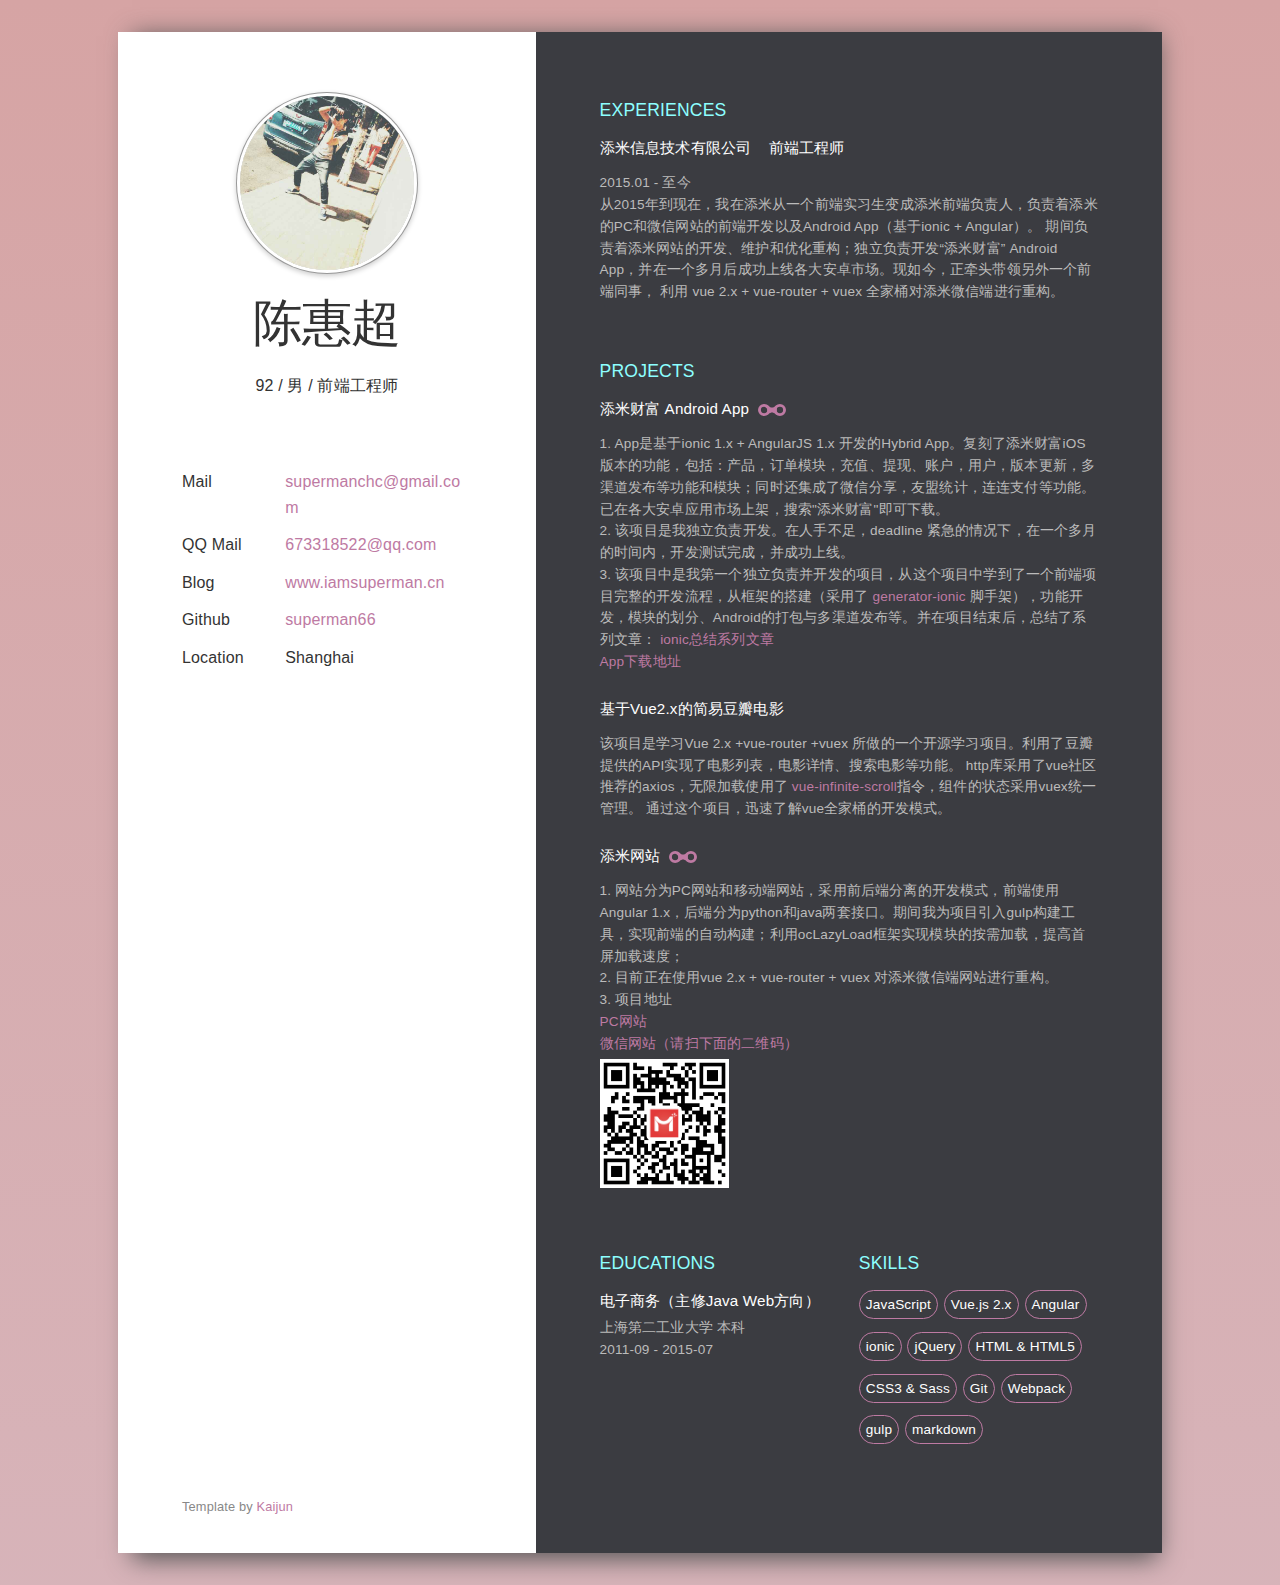
<file: index.htm>
<!DOCTYPE html>
<!-- saved from url=(0033)http://kaijun.rocks/cv-generator/ -->
<html
    class=" js flexbox flexboxlegacy canvas canvastext webgl no-touch geolocation postmessage websqldatabase indexeddb hashchange history draganddrop websockets rgba hsla multiplebgs backgroundsize borderimage borderradius boxshadow textshadow opacity cssanimations csscolumns cssgradients cssreflections csstransforms csstransforms3d csstransitions fontface generatedcontent video audio localstorage sessionstorage webworkers applicationcache svg inlinesvg smil svgclippaths"
    lang="">
<head>
    <meta http-equiv="Content-Type" content="text/html; charset=UTF-8">
    <meta name="description" content="">
    <meta name="viewport" content="width=device-width,initial-scale=1">
    <title>陈惠超 - 简历</title>
    <!-- Place favicon.ico in the root directory -->
    <link rel="stylesheet" href="assets/vendor.css">
    <link rel="stylesheet" href="assets/main.css">
    <script src="assets/modernizr.js"></script>
</head>
<body><!--[if lt IE 10]>
<p class="browserupgrade">You are using an <strong>outdated</strong> browser. Please <a href="http://browsehappy.com/">upgrade
    your browser</a> to improve your experience.</p>
<![endif]-->
<div class="main" style="height: 1255px;">
    <div class="resume">
        <div class="row">
            <div class="left-section column column-40">
                <div class="name"><img src="assets/avatar.jpg" alt="" class="avatar">
                    <h1>陈惠超</h1>
                    <p class="">92 / 男 / 前端工程师
                    </p>
                  </div>
                <div class="contact">
                    <div class="entry row">
                        <div class="column column-33 title">Mail</div>
                        <div class="column column-67"><a href="Mailto:supermanchc@gmail.com" >supermanchc@gmail.com</a></div>
                    </div>
                    <div class="entry row">
                        <div class="column column-33 title">QQ Mail</div>
                        <div class="column column-67"><a href="Mailto:673318522@qq.com" >673318522@qq.com</a></div>
                    </div>
                    <div class="entry row">
                        <div class="column column-33 title">Blog</div>
                        <div class="column column-67"><a href="http://www.iamsuperman.cn"
                                                         target="_blank">www.iamsuperman.cn</a></div>
                    </div>
                    <div class="entry row">
                        <div class="column column-33 title">Github</div>
                        <div class="column column-67"><a href="https://www.github.com/superman66" target="_blank">superman66</a>
                        </div>
                    </div>
                    <div class="entry row">
                        <div class="column column-33 title">Location</div>
                        <div class="column column-67">Shanghai
                        </div>
                    </div>
                </div>
                <div class="social">
                </div>
                <div class="footer">Template by <a href="https://github.com/Kaijun">Kaijun</a>
                </div>
            </div>
            <div class="right-section column column-60">
                <div class="exp-proj section">
                    <div class="title">EXPERIENCES</div>
                    <div class="entry">
                        <div class="row">
                            <div class="column">
                                <div class="primary">添米信息技术有限公司 &nbsp; &nbsp;前端工程师</div>
                                <div class="secondary">2015.01 - 至今</div>
                            </div>
                        </div>
                        <div class="row">
                          <div class="column ">
                              <div class="secondary">
                                从2015年到现在，我在添米从一个前端实习生变成添米前端负责人，负责着添米的PC和微信网站的前端开发以及Android App（基于ionic + Angular）。
                                期间负责着添米网站的开发、维护和优化重构；独立负责开发“添米财富” Android App，并在一个多月后成功上线各大安卓市场。现如今，正牵头带领另外一个前端同事，
                              利用 vue 2.x + vue-router + vuex 全家桶对添米微信端进行重构。
                              </div>
                          </div>
                        </div>
                    </div>
                </div>
                <div class="exp-proj section">
                    <div class="title">PROJECTS</div>
                    <div class="entry">
                        <div class="primary">添米财富 Android App <a href="http://android.myapp.com/myapp/detail.htm?apkName=com.tianmi.android"
                                                             target="_blank"><img class="link-icon"
                                                                                  src="assets/link.svg"></a></div>
                        <div class="secondary" >
                          1. App是基于ionic 1.x + AngularJS 1.x 开发的Hybrid App。复刻了添米财富iOS版本的功能，包括：产品，订单模块，充值、提现、账户，用户，版本更新，多渠道发布等功能和模块；同时还集成了微信分享，友盟统计，连连支付等功能。已在各大安卓应用市场上架，搜索"添米财富"即可下载。
                          <br>
                          2. 该项目是我独立负责开发。在人手不足，deadline 紧急的情况下，在一个多月的时间内，开发测试完成，并成功上线。
                          <br>
                          3. 该项目中是我第一个独立负责并开发的项目，从这个项目中学到了一个前端项目完整的开发流程，从框架的搭建（采用了 <a href="https://github.com/diegonetto/generator-ionic" target="_blank">generator-ionic</a> 脚手架），功能开发，模块的划分、Android的打包与多渠道发布等。并在项目结束后，总结了系列文章：
                          <a href="http://www.iamsuperman.cn/tags/#ionic" target="_blank">ionic总结系列文章</a>

                          <div class="online">
                            <a href="http://android.myapp.com/myapp/detail.htm?apkName=com.tianmi.android"
                                                                 target="_blank">App下载地址</a>
                          </div>
                        </div>
                    </div>
                    <div class="entry">
                        <div class="primary">基于Vue2.x的简易豆瓣电影 <iframe
                            style="margin-left: 2px; margin-bottom:-5px;"
                            frameborder="0" scrolling="0" width="91px" height="20px"
                            src="https://ghbtns.com/github-btn.html?user=superman66&repo=vue2.x-douban&type=star&count=true" >
                        </iframe></div>
                        <div class="secondary" contenteditable="true">
                            该项目是学习Vue 2.x +vue-router +vuex 所做的一个开源学习项目。利用了豆瓣提供的API实现了电影列表，电影详情、搜索电影等功能。
                            http库采用了vue社区推荐的axios，无限加载使用了 <a href="https://github.com/ElemeFE/vue-infinite-scroll">vue-infinite-scroll</a>指令，组件的状态采用vuex统一管理。
                            通过这个项目，迅速了解vue全家桶的开发模式。
                            <br>
                        </div>
                    </div>
                    <div class="entry">
                        <div class="primary">添米网站 <a href="https://www.91tianmi.com/" target="_blank"><img
                            class="link-icon" src="assets/link.svg"></a></div>
                        <div class="secondary" >
                          1. 网站分为PC网站和移动端网站，采用前后端分离的开发模式，前端使用Angular 1.x，后端分为python和java两套接口。期间我为项目引入gulp构建工具，实现前端的自动构建；利用ocLazyLoad框架实现模块的按需加载，提高首屏加载速度；
                          <br>
                          2. 目前正在使用vue 2.x + vue-router + vuex 对添米微信端网站进行重构。
                          <br>
                          3. 项目地址
                          <div class="online">
                            <a href="https://www.91tianmi.com" target="_blank">PC网站</a>
                          </div>
                          <div class="online">
                            <a target="_blank">微信网站（请扫下面的二维码）</a>
                          </div>
                          <img src="./assets/tm-mobile-logo.png" style="width:129px;margin-top:5px"/>
                        </div>
                    </div>
                </div>
                <div class="extra row">
                    <div class="column column-50">
                        <div class="education section">
                            <div class="title">EDUCATIONS</div>
                            <div class="entry">
                                <div class="primary">电子商务（主修Java Web方向）</div>
                                <div class="secondary">上海第二工业大学 本科</div>
                                <div class="secondary">2011-09 - 2015-07</div>
                            </div>
                        </div>
                    </div>
                    <div class="column column-50">
                        <div class="skill section">
                            <div class="title">SKILLS</div>
                            <div class="entry">
                                <div class="secondary">
                                  <ul class="skill-tags">
                                    <li>
                                      <span class="tag">JavaScript</span>
                                    </li>
                                    <li>
                                      <span class="tag">Vue.js 2.x</span>
                                    </li>
                                    <li>
                                      <span class="tag">Angular</span>
                                    </li>
                                    <li>
                                      <span class="tag">ionic</span>
                                    </li>
                                    <li>
                                      <span class="tag">jQuery</span>
                                    </li>
                                    <li>
                                      <span class="tag">HTML & HTML5</span>
                                    </li>

                                    <li>
                                      <span class="tag">CSS3 & Sass</span>
                                    </li>
                                    <li>
                                      <span class="tag">Git</span>
                                    </li>
                                    <li>
                                      <span class="tag">Webpack</span>
                                    </li>
                                    <li>
                                      <span class="tag">gulp</span>
                                    </li>
                                    <li>
                                      <span class="tag">markdown</span>
                                    </li>
                                  </ul>
                                </div>
                            </div>
                        </div>
                    </div>
                </div>
            </div>
        </div>
    </div>
</div>
<script src="assets/main.js"></script>
</body>
</html>
</file>
<file: assets/vendor.css>
/*!
 * Milligram v1.1.0
 * http://milligram.github.io
 *
 * Copyright (c) 2016 CJ Patoilo
 * Licensed under the MIT license
*/html{box-sizing:border-box;font-size:62.5%}body{color:#606c76;font-family:Roboto,Helvetica Neue,Helvetica,Arial,sans-serif;font-size:1.6em;font-weight:300;letter-spacing:.01em;line-height:1.6}*,:after,:before{box-sizing:inherit}blockquote{border-left:.3rem solid #d1d1d1;margin-left:0;margin-right:0;padding:1rem 1.5rem}blockquote :last-child{margin:0}.button,button,input[type=button],input[type=reset],input[type=submit]{background-color:#9b4dca;border:.1rem solid #9b4dca;border-radius:.4rem;color:#fff;cursor:pointer;display:inline-block;font-size:1.1rem;font-weight:700;height:3.8rem;letter-spacing:.1rem;line-height:3.8rem;padding:0 3rem;text-align:center;text-decoration:none;text-transform:uppercase;white-space:nowrap}.button:focus,.button:hover,button:focus,button:hover,input[type=button]:focus,input[type=button]:hover,input[type=reset]:focus,input[type=reset]:hover,input[type=submit]:focus,input[type=submit]:hover{background-color:#606c76;border-color:#606c76;color:#fff;outline:0}.button.button-disabled,.button[disabled],button.button-disabled,button[disabled],input[type=button].button-disabled,input[type=button][disabled],input[type=reset].button-disabled,input[type=reset][disabled],input[type=submit].button-disabled,input[type=submit][disabled]{opacity:.5;cursor:default}.button.button-disabled:focus,.button.button-disabled:hover,.button[disabled]:focus,.button[disabled]:hover,button.button-disabled:focus,button.button-disabled:hover,button[disabled]:focus,button[disabled]:hover,input[type=button].button-disabled:focus,input[type=button].button-disabled:hover,input[type=button][disabled]:focus,input[type=button][disabled]:hover,input[type=reset].button-disabled:focus,input[type=reset].button-disabled:hover,input[type=reset][disabled]:focus,input[type=reset][disabled]:hover,input[type=submit].button-disabled:focus,input[type=submit].button-disabled:hover,input[type=submit][disabled]:focus,input[type=submit][disabled]:hover{background-color:#9b4dca;border-color:#9b4dca}.button.button-outline,button.button-outline,input[type=button].button-outline,input[type=reset].button-outline,input[type=submit].button-outline{color:#9b4dca;background-color:transparent}.button.button-outline:focus,.button.button-outline:hover,button.button-outline:focus,button.button-outline:hover,input[type=button].button-outline:focus,input[type=button].button-outline:hover,input[type=reset].button-outline:focus,input[type=reset].button-outline:hover,input[type=submit].button-outline:focus,input[type=submit].button-outline:hover{color:#606c76;background-color:transparent;border-color:#606c76}.button.button-outline.button-disabled:focus,.button.button-outline.button-disabled:hover,.button.button-outline[disabled]:focus,.button.button-outline[disabled]:hover,button.button-outline.button-disabled:focus,button.button-outline.button-disabled:hover,button.button-outline[disabled]:focus,button.button-outline[disabled]:hover,input[type=button].button-outline.button-disabled:focus,input[type=button].button-outline.button-disabled:hover,input[type=button].button-outline[disabled]:focus,input[type=button].button-outline[disabled]:hover,input[type=reset].button-outline.button-disabled:focus,input[type=reset].button-outline.button-disabled:hover,input[type=reset].button-outline[disabled]:focus,input[type=reset].button-outline[disabled]:hover,input[type=submit].button-outline.button-disabled:focus,input[type=submit].button-outline.button-disabled:hover,input[type=submit].button-outline[disabled]:focus,input[type=submit].button-outline[disabled]:hover{color:#9b4dca;border-color:inherit}.button.button-clear,button.button-clear,input[type=button].button-clear,input[type=reset].button-clear,input[type=submit].button-clear{color:#9b4dca;background-color:transparent;border-color:transparent}.button.button-clear:focus,.button.button-clear:hover,button.button-clear:focus,button.button-clear:hover,input[type=button].button-clear:focus,input[type=button].button-clear:hover,input[type=reset].button-clear:focus,input[type=reset].button-clear:hover,input[type=submit].button-clear:focus,input[type=submit].button-clear:hover{color:#606c76;background-color:transparent;border-color:transparent}.button.button-clear.button-disabled:focus,.button.button-clear.button-disabled:hover,.button.button-clear[disabled]:focus,.button.button-clear[disabled]:hover,button.button-clear.button-disabled:focus,button.button-clear.button-disabled:hover,button.button-clear[disabled]:focus,button.button-clear[disabled]:hover,input[type=button].button-clear.button-disabled:focus,input[type=button].button-clear.button-disabled:hover,input[type=button].button-clear[disabled]:focus,input[type=button].button-clear[disabled]:hover,input[type=reset].button-clear.button-disabled:focus,input[type=reset].button-clear.button-disabled:hover,input[type=reset].button-clear[disabled]:focus,input[type=reset].button-clear[disabled]:hover,input[type=submit].button-clear.button-disabled:focus,input[type=submit].button-clear.button-disabled:hover,input[type=submit].button-clear[disabled]:focus,input[type=submit].button-clear[disabled]:hover{color:#9b4dca}code{border-radius:.4rem;font-size:86%;padding:.2rem .5rem;margin:0 .2rem;white-space:nowrap}code,pre{background:#f4f5f6}pre{border-left:.3rem solid #9b4dca;font-family:Menlo,Consolas,Bitstream Vera Sans Mono,DejaVu Sans Mono,Monaco,monospace}pre>code{background:transparent;border-radius:0;display:block;padding:1rem 1.5rem;white-space:pre}hr{border:0;border-top:.1rem solid #f4f5f6;margin-bottom:3.5rem;margin-top:3rem}input[type=email],input[type=number],input[type=password],input[type=search],input[type=tel],input[type=text],input[type=url],select,textarea{-webkit-appearance:none;-moz-appearance:none;appearance:none;background-color:transparent;border:.1rem solid #d1d1d1;border-radius:.4rem;box-shadow:none;height:3.8rem;padding:.6rem 1rem;width:100%}input[type=email]:focus,input[type=number]:focus,input[type=password]:focus,input[type=search]:focus,input[type=tel]:focus,input[type=text]:focus,input[type=url]:focus,select:focus,textarea:focus{border:.1rem solid #9b4dca;outline:0}select{padding:.6rem 3rem .6rem 1rem;background:url([data-uri]) 100% no-repeat}select:focus{background-image:url([data-uri])}textarea{padding-bottom:.6rem;padding-top:.6rem;min-height:6.5rem}label,legend{font-size:1.6rem;font-weight:700;display:block;margin-bottom:.5rem}fieldset{border-width:0;padding:0}input[type=checkbox],input[type=radio]{display:inline}.label-inline{font-weight:400;display:inline-block;margin-left:.5rem}.container{margin:0 auto;max-width:112rem;padding:0 2rem;position:relative;width:100%}.row{display:flex;flex-direction:column;padding:0;width:100%}.row .row-wrap{flex-wrap:wrap}.row .row-no-padding,.row .row-no-padding>.column{padding:0}.row .row-top{align-items:flex-start}.row .row-bottom{align-items:flex-end}.row .row-center{align-items:center}.row .row-stretch{align-items:stretch}.row .row-baseline{align-items:baseline}.row .column{display:block;flex:1;margin-left:0;max-width:100%;width:100%}.row .column .col-top{align-self:flex-start}.row .column .col-bottom{align-self:flex-end}.row .column .col-center{align-self:center}.row .column.column-offset-10{margin-left:10%}.row .column.column-offset-20{margin-left:20%}.row .column.column-offset-25{margin-left:25%}.row .column.column-offset-33,.row .column.column-offset-34{margin-left:33.3333%}.row .column.column-offset-50{margin-left:50%}.row .column.column-offset-66,.row .column.column-offset-67{margin-left:66.6666%}.row .column.column-offset-75{margin-left:75%}.row .column.column-offset-80{margin-left:80%}.row .column.column-offset-90{margin-left:90%}.row .column.column-10{flex:0 0 10%;max-width:10%}.row .column.column-20{flex:0 0 20%;max-width:20%}.row .column.column-25{flex:0 0 25%;max-width:25%}.row .column.column-33,.row .column.column-34{flex:0 0 33.3333%;max-width:33.3333%}.row .column.column-40{flex:0 0 40%;max-width:40%}.row .column.column-50{flex:0 0 50%;max-width:50%}.row .column.column-60{flex:0 0 60%;max-width:60%}.row .column.column-66,.row .column.column-67{flex:0 0 66.6666%;max-width:66.6666%}.row .column.column-75{flex:0 0 75%;max-width:75%}.row .column.column-80{flex:0 0 80%;max-width:80%}.row .column.column-90{flex:0 0 90%;max-width:90%}@media (min-width:40rem){.row{flex-direction:row;margin-left:-1rem;width:calc(100% + 2rem)}.row .column{margin-bottom:inherit;padding:0 1rem}}a{color:#9b4dca;text-decoration:none}a:hover{color:#606c76}dl,ol,ul{margin-top:0;padding-left:0}dl ol,dl ul,ol ol,ol ul,ul ol,ul ul{font-size:90%;margin:1.5rem 0 1.5rem 3rem}dl{list-style:none}ul{list-style:circle inside}ol{list-style:decimal inside}.button,button,dd,dt,li{margin-bottom:1rem}fieldset,input,select,textarea{margin-bottom:1.5rem}blockquote,dl,figure,form,ol,p,pre,table,ul{margin-bottom:2.5rem}table{width:100%}td,th{border-bottom:.1rem solid #e1e1e1;padding:1.2rem 1.5rem;text-align:left}td:first-child,th:first-child{padding-left:0}td:last-child,th:last-child{padding-right:0}p{margin-top:0}h1,h2,h3,h4,h5,h6{font-weight:300;margin-bottom:2rem;margin-top:0}h1{font-size:4rem;line-height:1.2}h1,h2{letter-spacing:-.1rem}h2{font-size:3.6rem;line-height:1.25}h3{font-size:3rem;letter-spacing:-.1rem;line-height:1.3}h4{font-size:2.4rem;letter-spacing:-.08rem;line-height:1.35}h5{font-size:1.8rem;letter-spacing:-.05rem;line-height:1.5}h6{font-size:1.6rem;letter-spacing:0;line-height:1.4}@media (min-width:40rem){h1{font-size:5rem}h2{font-size:4.2rem}h3{font-size:3.6rem}h4{font-size:3rem}h5{font-size:2.4rem}h6{font-size:1.5rem}}.float-right{float:right}.float-left{float:left}.clearfix{*zoom:1}.clearfix:after,.clearfix:before{content:"";display:table}.clearfix:after{clear:both}
</file>
<file: assets/main.css>
.row{-webkit-box-orient:horizontal;-webkit-box-direction:normal;-ms-flex-direction:row;flex-direction:row}@-webkit-keyframes background{0%{background-position:50% 0}50%{background-position:50% 100%}to{background-position:50% 0}}@keyframes background{0%{background-position:50% 0}50%{background-position:50% 100%}to{background-position:50% 0}}body{font-family:Helvetica Neue,Helvetica,Arial,sans-serif;margin:0!important}.main{color:#333;min-width:1280px;text-align:center;word-wrap:break-word;background:#dae2f8;background:-webkit-linear-gradient(bottom,#dae2f8,#d6a4a4);background:linear-gradient(0deg,#dae2f8,#d6a4a4);background-size:400% 400%;-webkit-animation:background 15s ease infinite;animation:background 15s ease infinite}a{-webkit-transition:color .5s ease;transition:color .5s ease}a,a:active,a:link,a:visited{color:#be7aa3}a:hover{color:#e0bace}@-webkit-keyframes enter{0%{opacity:0}to{opacity:1}}@keyframes enter{0%{opacity:0}to{opacity:1}}.resume{display:inline-block;text-align:left;opacity:1;left:50%;margin:32px 0;width:1024px;-webkit-animation:enter 1s ease-in;animation:enter 1s ease-in;box-shadow:5px 5px 24px 1px #555}.left-section{position:relative;padding:64px!important;background:#fff}.right-section{padding:64px!important;background:#3b3c41}.avatar{margin-bottom:1em;width:60%;border-radius:50%;box-shadow:0 0 0 3px #fff,0 0 0 4px #999,0 2px 5px 4px rgba(0,0,0,.2)}.name{text-align:center}.intro{margin:128px 0 0}.contact,.social{margin-top:64px}.contact .entry,.social .entry{padding:6px 0}.contact .entry .title,.social .entry .title{font-weight:500}.section{color:#fff;margin-bottom:30px}.section .entry{padding-bottom:24px}.section .title{color:#8dffff;font-size:1.1em;font-weight:500;margin-bottom:12px}.section .primary{color:#fff;font-weight:400;padding-bottom:12px;font-size:.95em}.section .secondary{color:#bbb;font-size:.85em}.exp-proj .link-icon{width:28px;margin-left:4px;vertical-align:middle}.education.section{margin-bottom:0}.education .primary{padding-bottom:4px}.skill.section{margin-bottom:0}.skill.section .entry{padding-bottom:8px}.progress-bar .enable{position:relative;z-index:2;display:inline-block;background-color:#be7aa3;height:10px}.progress-bar .enable.green{background-color:#73ebaf}.progress-bar .enable.blue{background-color:#6fe9ef}.progress-bar .enable.orange{background-color:#feda64}.progress-bar .enable.purple{background-color:#c76da9}.progress-bar .enable.red{background-color:#ef5350}.progress-bar .rest{width:48%;position:relative;z-index:0;right:2%;height:8px;display:inline-block;background-color:#222325;border-bottom:2px solid #333;border-top:2px solid #1f1f1f;border-right:2px solid #333}.footer{position:absolute;bottom:36px;color:#888;font-size:.8em}

.skill-tags{
  list-style: none;
}
.skill-tags li{
  display: inline-block;
  margin: 5px 2px 15px 0px;
}
.skill-tags li .tag{
  border: 1px solid #be7aa3;
  padding: 6px;
  border-radius: 26px;
  color: #fff;
}
</file>
